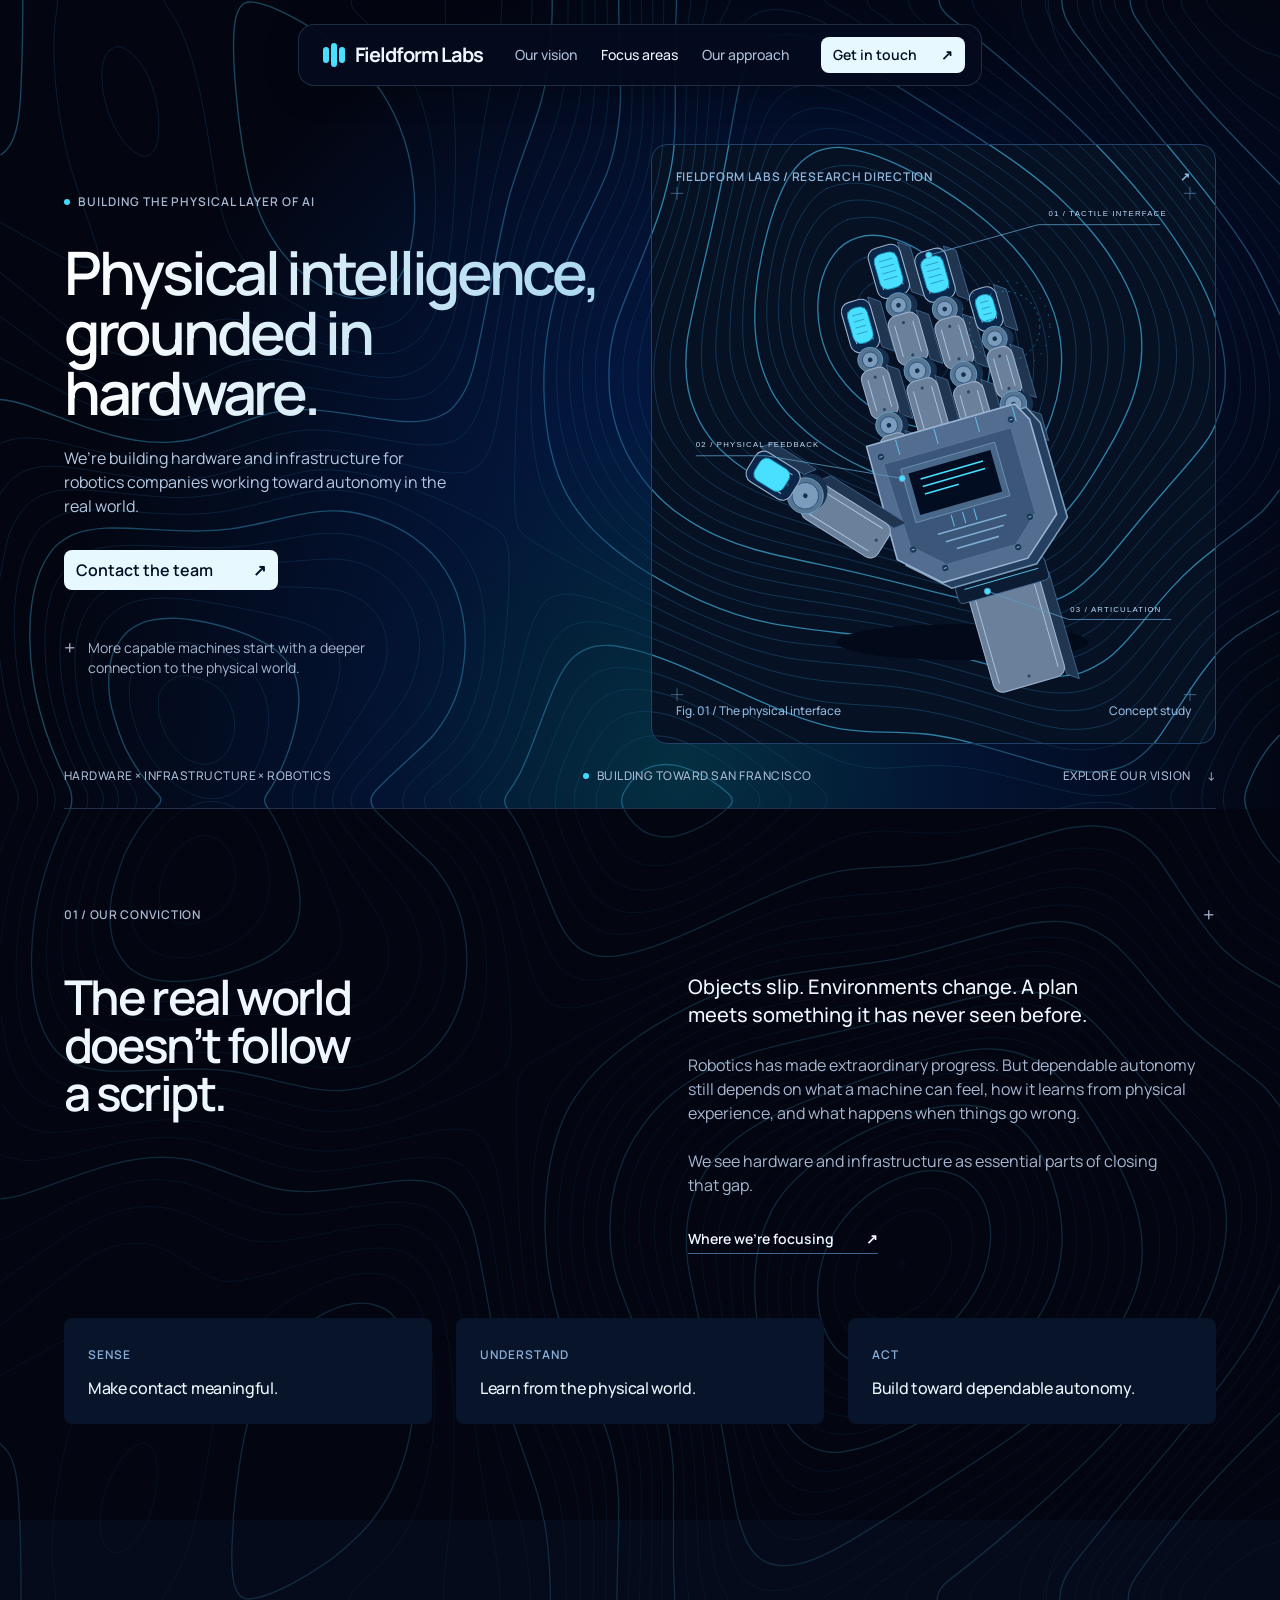
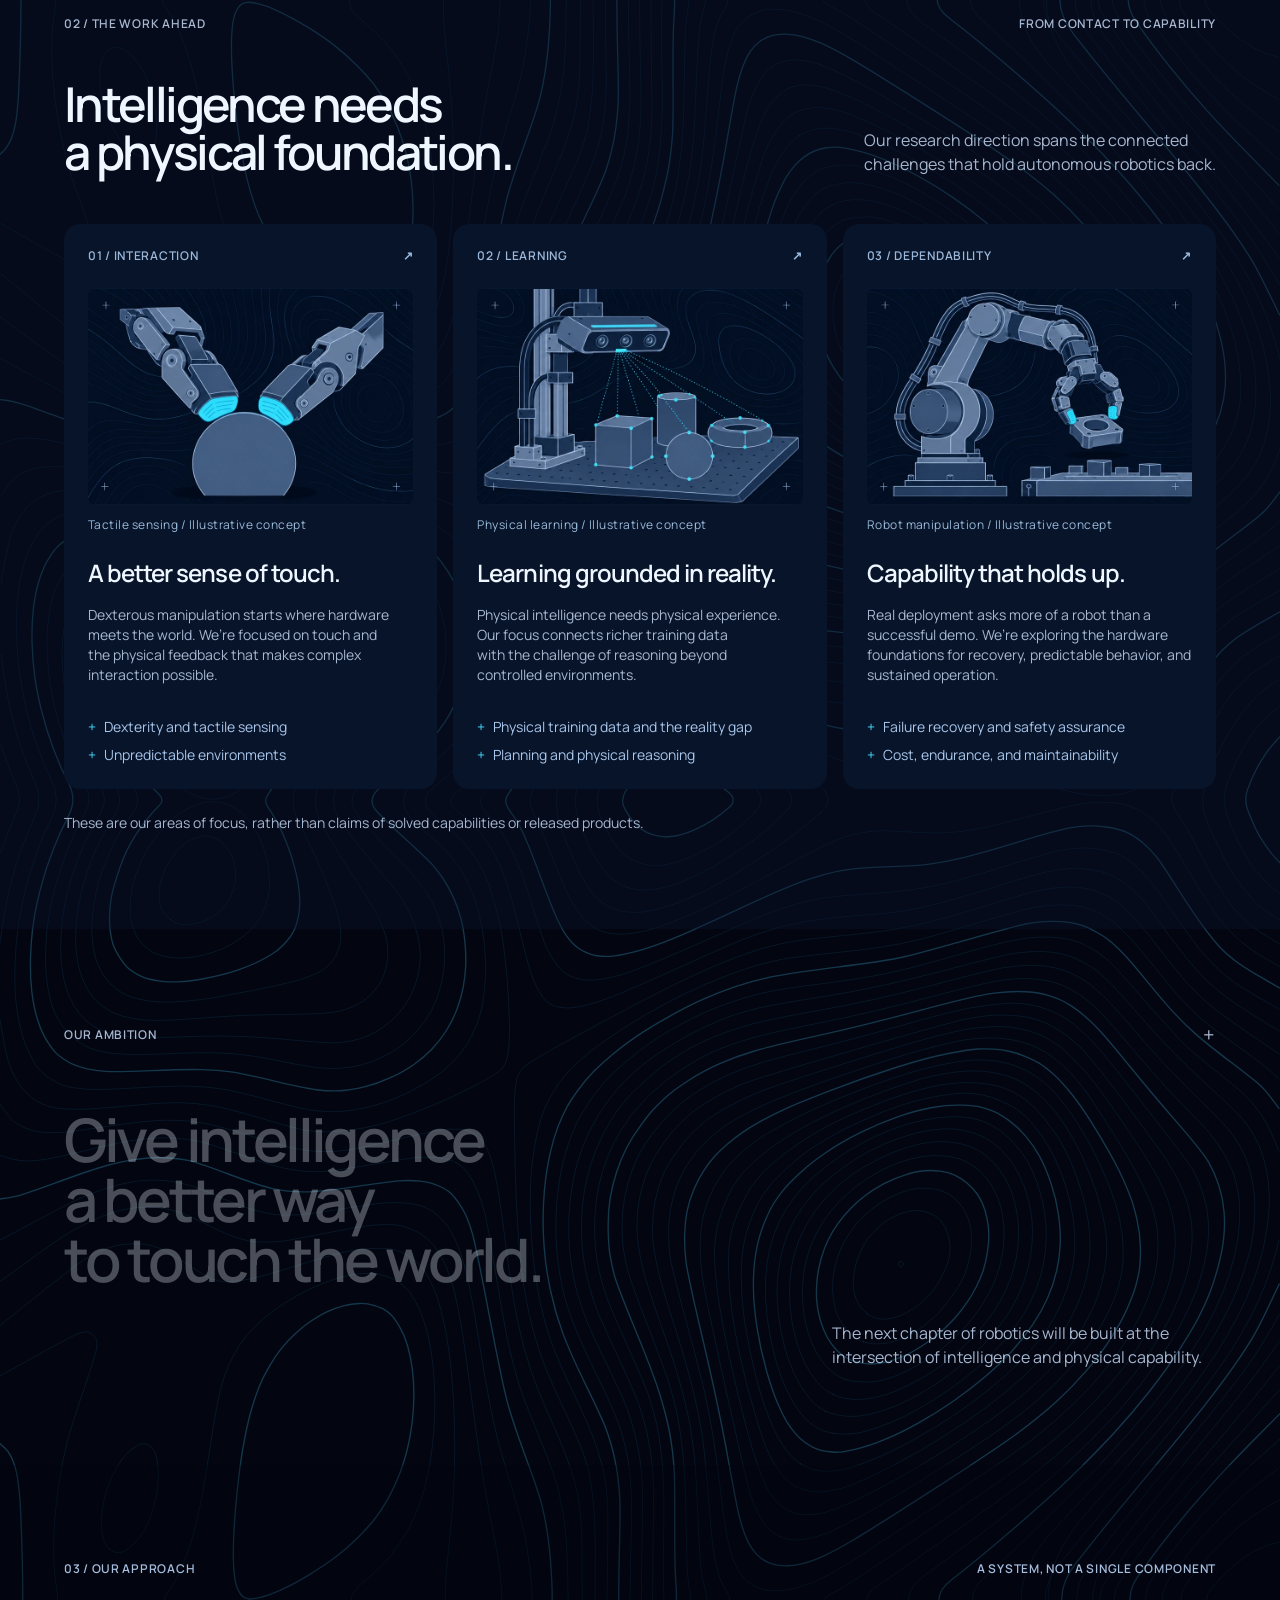
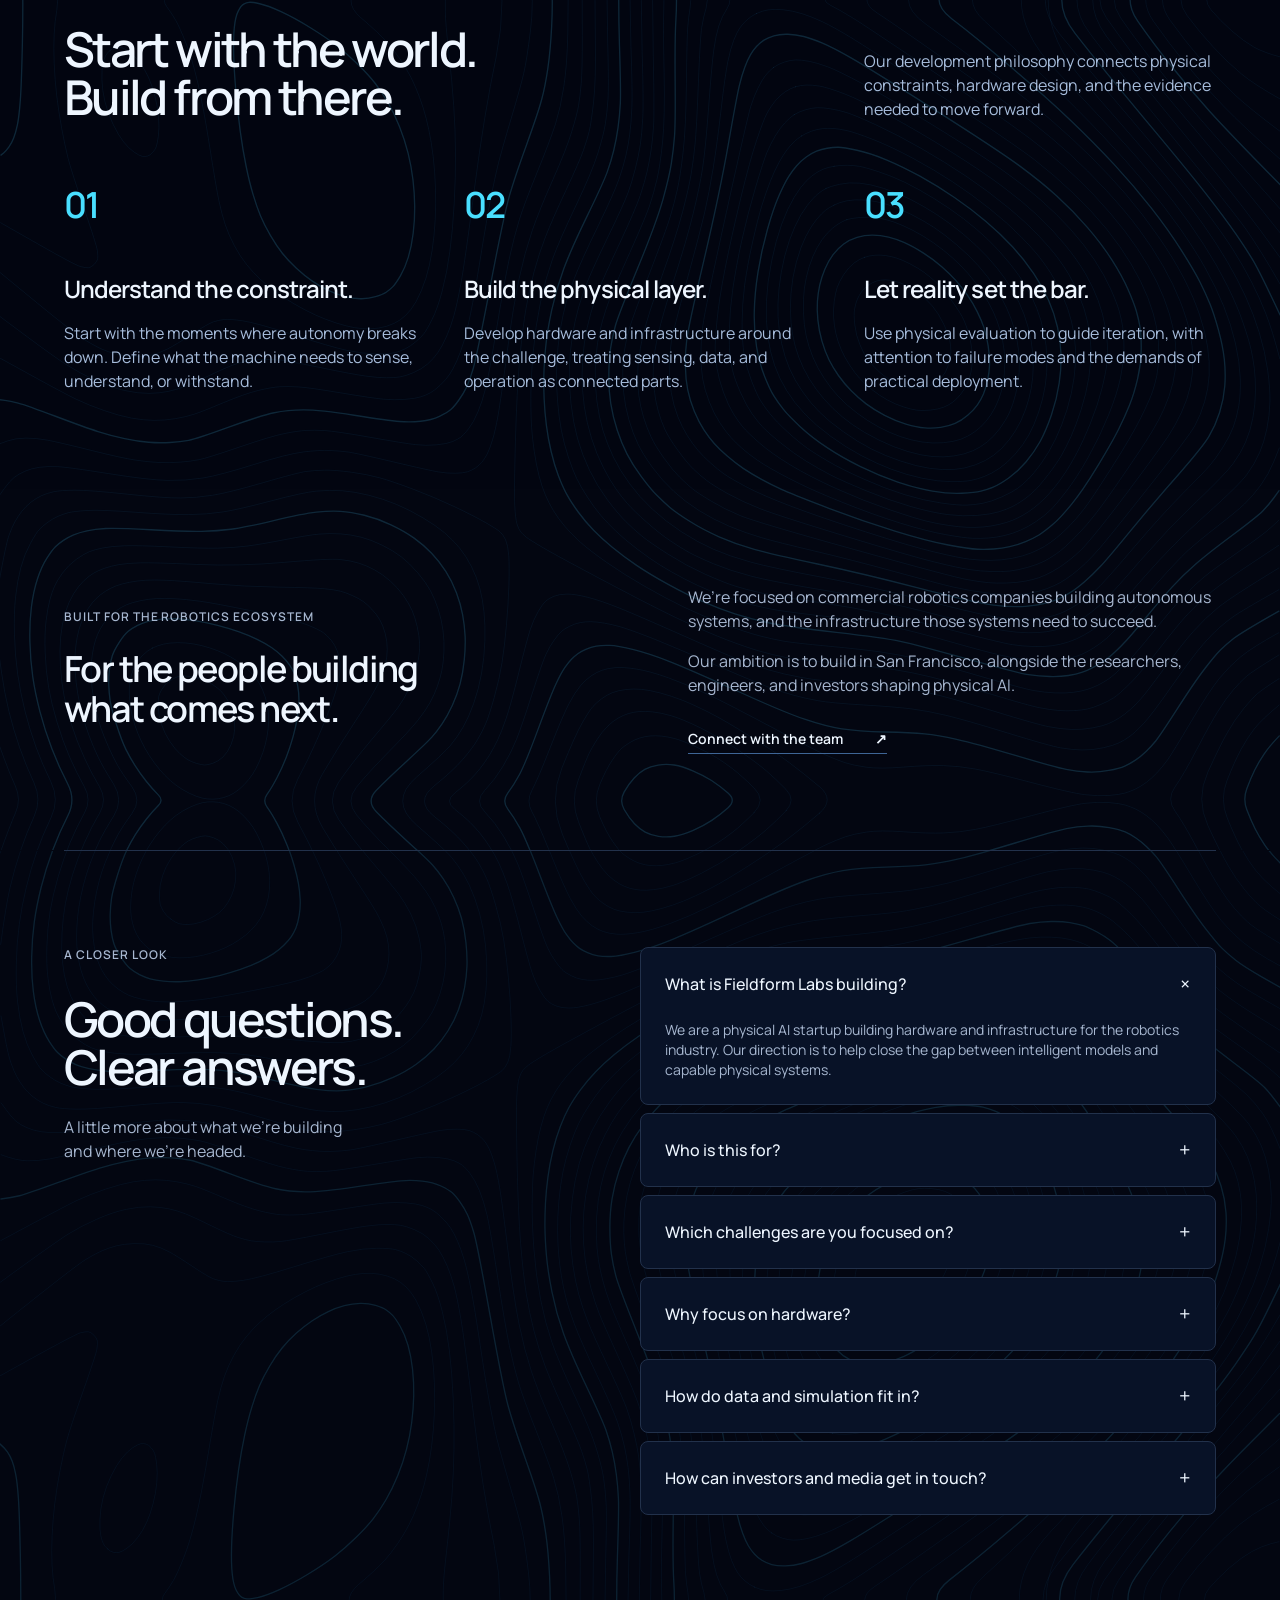
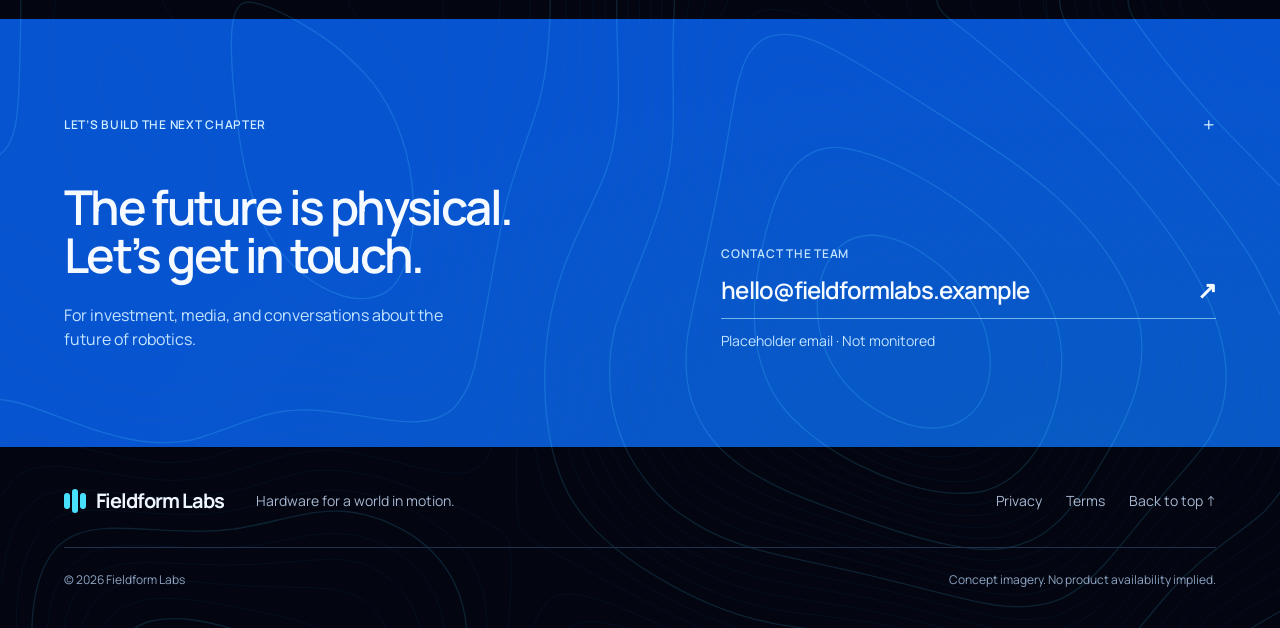
<file: index.html>
<!doctype html>
<html lang="en">
<head>
<meta charset="utf-8"><meta name="viewport" content="width=device-width,initial-scale=1">
<title>Fieldform Labs — Physical intelligence, grounded in hardware</title>
<meta name="description" content="Fieldform Labs is building hardware and infrastructure for robotics companies working toward autonomy in the real world. Explore our focus and connect with the team.">
<meta name="robots" content="noindex,nofollow"><meta name="theme-color" content="#030611">
<meta property="og:type" content="website"><meta property="og:title" content="Fieldform Labs — Physical intelligence, grounded in hardware"><meta property="og:description" content="Hardware and infrastructure for the next chapter of robotics."><meta property="og:image" content="./assets/social.png"><meta name="twitter:card" content="summary_large_image">
<link rel="icon" href="assets/favicon.svg" type="image/svg+xml"><link rel="preload" href="assets/manrope.ttf" as="font" type="font/ttf" crossorigin><link rel="stylesheet" href="style.css"><script src="main.js" defer></script>
</head>
<body>
<a class="skip button-md" href="#main">Skip to content</a>
<header class="site-header"><nav aria-label="Main navigation" class="nav-shell"><a class="brand title-1" href="#top" aria-label="Fieldform Labs home"><span class="brand-symbol" aria-hidden="true"><i></i><i></i><i></i></span>Fieldform Labs</a><div class="nav-links"><a class="title-4 active" href="#vision" aria-current="location">Our vision</a><a class="title-4" href="#focus">Focus areas</a><a class="title-4" href="#approach">Our approach</a></div><a class="nav-contact button-sm" href="#contact" aria-label="Contact Fieldform Labs"><span class="nav-contact-label">Get in touch</span><span aria-hidden="true">↗</span></a><button class="menu-toggle" aria-label="Open navigation" aria-expanded="false" aria-controls="mobile-menu"><span></span><span></span></button></nav></header>
<div class="mobile-menu" id="mobile-menu" inert><nav aria-label="Mobile navigation"><a class="heading-3" href="#vision">Our vision</a><a class="heading-3" href="#focus">Focus areas</a><a class="heading-3" href="#approach">Our approach</a><a class="heading-3" href="#contact">Get in touch ↗</a></nav><p class="caption-2">Hardware for a world in motion.</p></div>
<main id="main">
<section class="hero container" id="top" aria-labelledby="hero-title">
<div class="hero-copy"><p class="eyebrow caption-3"><span class="status-dot"></span>Building the physical layer of AI</p><h1 class="heading-1" id="hero-title">Physical intelligence,<br>grounded in<br>hardware.</h1><p class="hero-description body-3">We’re building hardware and infrastructure for robotics companies working toward autonomy in the real world.</p><a href="#contact" class="button button-md">Contact the team <span aria-hidden="true">↗</span></a><div class="hero-note caption-2"><span class="tiny-cross" aria-hidden="true">+</span> More capable machines start with a deeper connection to the physical world.</div></div>
<figure class="hero-art"><img src="assets/hand-study.svg" alt="Concept illustration of an articulated robotic hand with tactile sensing surfaces" width="720" height="720" fetchpriority="high"><figcaption class="art-caption caption-4"><span>Fig. 01 / The physical interface</span><span>Concept study</span></figcaption><div class="art-top caption-3"><span>FIELDFORM LABS / RESEARCH DIRECTION</span><span aria-hidden="true">↗</span></div></figure>
<div class="hero-bottom caption-4"><span>Hardware × Infrastructure × Robotics</span><span class="location"><span class="status-dot"></span> Building toward San Francisco</span><a href="#vision">Explore our vision <span aria-hidden="true">↓</span></a></div>
</section>
<section class="vision section container reveal" id="vision" aria-labelledby="vision-title"><div class="section-label caption-3"><span>01 / Our conviction</span><span class="tiny-cross" aria-hidden="true">+</span></div><div class="vision-layout"><h2 class="heading-2" id="vision-title">The real world<br>doesn’t follow<br>a script.</h2><div class="vision-copy"><p class="title-1">Objects slip. Environments change. A plan meets something it has never seen before.</p><p class="body-3">Robotics has made extraordinary progress. But dependable autonomy still depends on what a machine can feel, how it learns from physical experience, and what happens when things go wrong.</p><p class="body-3">We see hardware and infrastructure as essential parts of closing that gap.</p><a class="text-link button-sm" href="#focus">Where we’re focusing <span aria-hidden="true">↗</span></a></div></div><div class="principle-strip"><div><span class="caption-3">Sense</span><p class="title-3">Make contact meaningful.</p></div><div><span class="caption-3">Understand</span><p class="title-3">Learn from the physical world.</p></div><div><span class="caption-3">Act</span><p class="title-3">Build toward dependable autonomy.</p></div></div></section>
<section class="focus-section section" id="focus" aria-labelledby="focus-title"><div class="container"><div class="section-label caption-3"><span>02 / The work ahead</span><span>From contact to capability</span></div><div class="section-heading"><h2 class="heading-2" id="focus-title">Intelligence needs<br>a physical foundation.</h2><p class="body-3">Our research direction spans the connected challenges that hold autonomous robotics back.</p></div><div class="focus-grid">
<article class="focus-card"><div class="card-top caption-3"><span>01 / Interaction</span><span aria-hidden="true">↗</span></div><figure class="focus-image"><img src="assets/tactile-contact.webp" alt="Flat technical illustration of articulated robotic fingertips touching a sphere, with cyan tactile pads and topographic contour lines" width="768" height="512" loading="lazy" decoding="async"><figcaption class="caption-5">Tactile sensing / Illustrative concept</figcaption></figure><h3 class="heading-5">A better sense of touch.</h3><p class="body-6">Dexterous manipulation starts where hardware meets the world. We’re focused on touch and the physical feedback that makes complex interaction possible.</p><ul class="topic-list caption-2"><li>Dexterity and tactile sensing</li><li>Unpredictable environments</li></ul></article>
<article class="focus-card"><div class="card-top caption-3"><span>02 / Learning</span><span aria-hidden="true">↗</span></div><figure class="focus-image"><img src="assets/physical-learning.webp" alt="Flat technical illustration of a binocular sensor mapping geometric objects with cyan scanning points" width="768" height="512" loading="lazy" decoding="async"><figcaption class="caption-5">Physical learning / Illustrative concept</figcaption></figure><h3 class="heading-5">Learning grounded in reality.</h3><p class="body-6">Physical intelligence needs physical experience. Our focus connects richer training data with the challenge of reasoning beyond controlled environments.</p><ul class="topic-list caption-2"><li>Physical training data and the reality gap</li><li>Planning and physical reasoning</li></ul></article>
<article class="focus-card"><div class="card-top caption-3"><span>03 / Dependability</span><span aria-hidden="true">↗</span></div><figure class="focus-image"><img src="assets/robot-manipulation.webp" alt="Flat technical illustration of a jointed robot arm holding a component over a platform" width="768" height="512" loading="lazy" decoding="async"><figcaption class="caption-5">Robot manipulation / Illustrative concept</figcaption></figure><h3 class="heading-5">Capability that holds up.</h3><p class="body-6">Real deployment asks more of a robot than a successful demo. We’re exploring the hardware foundations for recovery, predictable behavior, and sustained operation.</p><ul class="topic-list caption-2"><li>Failure recovery and safety assurance</li><li>Cost, endurance, and maintainability</li></ul></article>
</div><p class="focus-note caption-2">These are our areas of focus, rather than claims of solved capabilities or released products.</p></div></section>
<section class="tagline-section section container" aria-label="Our ambition"><div class="section-label caption-3"><span>Our ambition</span><span class="tiny-cross" aria-hidden="true">+</span></div><h2 class="heading-1 word-reveal" aria-label="Give intelligence a better way to touch the world."><span>Give</span> <span>intelligence</span><br><span>a</span> <span>better</span> <span>way</span><br><span>to</span> <span>touch</span> <span>the</span> <span>world.</span></h2><p class="body-3">The next chapter of robotics will be built at the intersection of intelligence and physical capability.</p></section>
<section class="approach-section section" id="approach" aria-labelledby="approach-title"><div class="container"><div class="section-label caption-3"><span>03 / Our approach</span><span>A system, not a single component</span></div><div class="section-heading"><h2 class="heading-2" id="approach-title">Start with the world.<br>Build from there.</h2><p class="body-3">Our development philosophy connects physical constraints, hardware design, and the evidence needed to move forward.</p></div><div class="approach-grid"><article class="reveal"><span class="step-number heading-3">01</span><h3 class="heading-5">Understand the constraint.</h3><p class="body-3">Start with the moments where autonomy breaks down. Define what the machine needs to sense, understand, or withstand.</p></article><article class="reveal"><span class="step-number heading-3">02</span><h3 class="heading-5">Build the physical layer.</h3><p class="body-3">Develop hardware and infrastructure around the challenge, treating sensing, data, and operation as connected parts.</p></article><article class="reveal"><span class="step-number heading-3">03</span><h3 class="heading-5">Let reality set the bar.</h3><p class="body-3">Use physical evaluation to guide iteration, with attention to failure modes and the demands of practical deployment.</p></article></div></div></section>
<section class="company-section section container reveal" aria-labelledby="company-title"><div class="company-intro"><p class="eyebrow caption-3">Built for the robotics ecosystem</p><h2 class="heading-3" id="company-title">For the people building<br>what comes next.</h2></div><div class="company-copy"><p class="body-3">We’re focused on commercial robotics companies building autonomous systems, and the infrastructure those systems need to succeed.</p><p class="body-3">Our ambition is to build in San Francisco, alongside the researchers, engineers, and investors shaping physical AI.</p><a href="#contact" class="text-link button-sm">Connect with the team <span aria-hidden="true">↗</span></a></div></section>
<section class="faq-section section container reveal" aria-labelledby="faq-title"><div class="faq-intro"><p class="eyebrow caption-3">A closer look</p><h2 class="heading-2" id="faq-title">Good questions.<br>Clear answers.</h2><p class="body-3">A little more about what we’re building and where we’re headed.</p></div><div class="faq-list">
<details open><summary class="title-3">What is Fieldform Labs building?<span aria-hidden="true">+</span></summary><p class="body-6">We are a physical AI startup building hardware and infrastructure for the robotics industry. Our direction is to help close the gap between intelligent models and capable physical systems.</p></details>
<details><summary class="title-3">Who is this for?<span aria-hidden="true">+</span></summary><p class="body-6">Our intended audience is commercial robotics companies developing autonomous systems. This website also introduces our direction to investors, media, and the wider robotics community.</p></details>
<details><summary class="title-3">Which challenges are you focused on?<span aria-hidden="true">+</span></summary><p class="body-6">Our focus includes dexterity and touch, unpredictable environments, physical reasoning, autonomous recovery, physical training data, the simulation to reality gap, safety, and the practical demands of hardware operation.</p></details>
<details><summary class="title-3">Why focus on hardware?<span aria-hidden="true">+</span></summary><p class="body-6">Physical systems need a way to sense and act in the world. We believe that better hardware, developed alongside the right infrastructure, is essential to making progress on reliable autonomy.</p></details>
<details><summary class="title-3">How do data and simulation fit in?<span aria-hidden="true">+</span></summary><p class="body-6">High quality physical training data and the gap between simulation and reality are part of our research direction. We are interested in how hardware and infrastructure can connect learning more closely to physical experience.</p></details>
<details><summary class="title-3">How can investors and media get in touch?<span aria-hidden="true">+</span></summary><p class="body-6">Our contact section is intended for investment, press, and industry enquiries. This draft currently displays a placeholder email, which will be replaced with the company’s contact address.</p></details>
</div></section>
<section class="contact-section section" id="contact" aria-labelledby="contact-title"><div class="container"><div class="section-label caption-3"><span>Let’s build the next chapter</span><span class="tiny-cross" aria-hidden="true">+</span></div><div class="contact-layout"><div><h2 class="heading-2" id="contact-title">The future is physical.<br>Let’s get in touch.</h2><p class="body-3">For investment, media, and conversations about the future of robotics.</p></div><div class="contact-address"><p class="caption-3">Contact the team</p><a href="mailto:hello@fieldformlabs.example" class="email-link heading-5">hello@fieldformlabs.example <span aria-hidden="true">↗</span></a><p class="caption-2">Placeholder email · Not monitored</p></div></div></div></section>
</main>
<footer class="container site-footer"><div class="footer-top"><a href="#top" class="brand title-1"><span class="brand-symbol" aria-hidden="true"><i></i><i></i><i></i></span>Fieldform Labs</a><p class="caption-2">Hardware for a world in motion.</p><div class="footer-links caption-2"><a href="privacy.html">Privacy</a><a href="terms.html">Terms</a><a href="#top">Back to top ↑</a></div></div><div class="footer-bottom caption-5"><span>© 2026 Fieldform Labs</span><span>Concept imagery. No product availability implied.</span></div></footer>
</body></html>
</file>
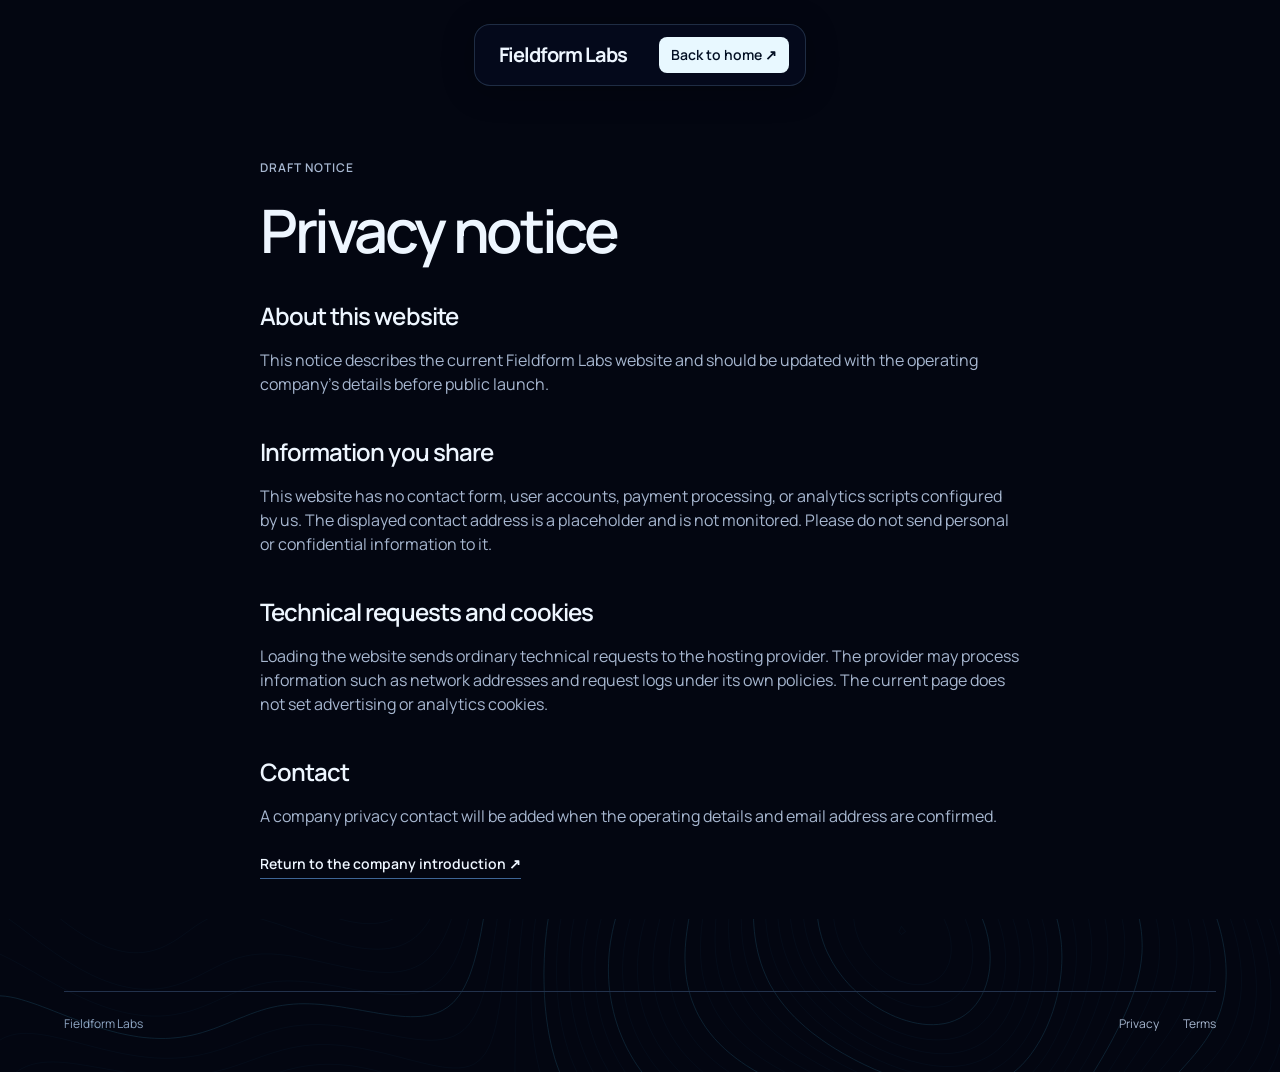
<file: privacy.html>
<!doctype html><html lang="en"><head><meta charset="utf-8"><meta name="viewport" content="width=device-width,initial-scale=1"><meta name="robots" content="noindex,nofollow"><title>Privacy notice — Fieldform Labs</title><meta name="description" content="Privacy notice for the Fieldform Labs company website draft."><link rel="icon" href="assets/favicon.svg"><link rel="stylesheet" href="style.css"></head><body><a class="skip button-md" href="#main">Skip to content</a><header class="site-header"><nav class="nav-shell" aria-label="Main navigation"><a class="brand title-1" href="./">Fieldform Labs</a><a class="nav-contact button-sm" href="./">Back to home ↗</a></nav></header><main id="main" class="container legal-page"><p class="eyebrow caption-3">Draft notice</p><h1 class="heading-1">Privacy notice</h1><section><h2 class="heading-5">About this website</h2><p class="body-3">This notice describes the current Fieldform Labs website and should be updated with the operating company’s details before public launch.</p></section><section><h2 class="heading-5">Information you share</h2><p class="body-3">This website has no contact form, user accounts, payment processing, or analytics scripts configured by us. The displayed contact address is a placeholder and is not monitored. Please do not send personal or confidential information to it.</p></section><section><h2 class="heading-5">Technical requests and cookies</h2><p class="body-3">Loading the website sends ordinary technical requests to the hosting provider. The provider may process information such as network addresses and request logs under its own policies. The current page does not set advertising or analytics cookies.</p></section><section><h2 class="heading-5">Contact</h2><p class="body-3">A company privacy contact will be added when the operating details and email address are confirmed.</p></section><a class="text-link button-sm" href="./">Return to the company introduction ↗</a></main><footer class="container site-footer"><div class="footer-bottom caption-5"><span>Fieldform Labs</span><div class="footer-links"><a href="privacy.html" aria-current="page">Privacy</a><a href="terms.html" >Terms</a></div></div></footer></body></html>
</file>
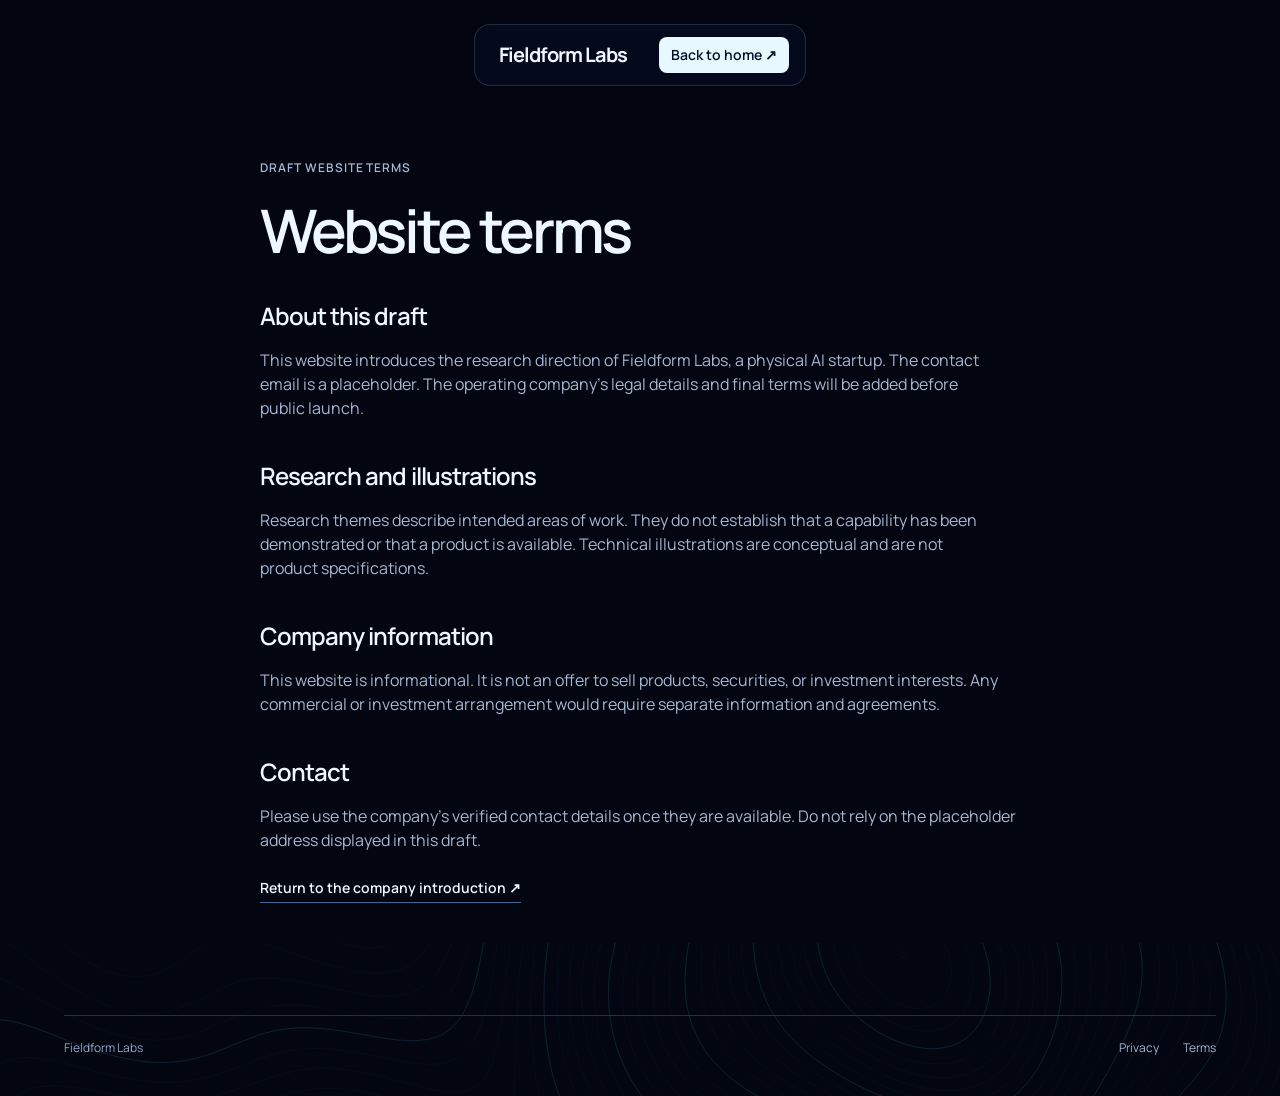
<file: terms.html>
<!doctype html><html lang="en"><head><meta charset="utf-8"><meta name="viewport" content="width=device-width,initial-scale=1"><meta name="robots" content="noindex,nofollow"><title>Website terms — Fieldform Labs</title><meta name="description" content="Website terms for the Fieldform Labs company website draft."><link rel="icon" href="assets/favicon.svg"><link rel="stylesheet" href="style.css"></head><body><a class="skip button-md" href="#main">Skip to content</a><header class="site-header"><nav class="nav-shell" aria-label="Main navigation"><a class="brand title-1" href="./">Fieldform Labs</a><a class="nav-contact button-sm" href="./">Back to home ↗</a></nav></header><main id="main" class="container legal-page"><p class="eyebrow caption-3">Draft website terms</p><h1 class="heading-1">Website terms</h1><section><h2 class="heading-5">About this draft</h2><p class="body-3">This website introduces the research direction of Fieldform Labs, a physical AI startup. The contact email is a placeholder. The operating company’s legal details and final terms will be added before public launch.</p></section><section><h2 class="heading-5">Research and illustrations</h2><p class="body-3">Research themes describe intended areas of work. They do not establish that a capability has been demonstrated or that a product is available. Technical illustrations are conceptual and are not product specifications.</p></section><section><h2 class="heading-5">Company information</h2><p class="body-3">This website is informational. It is not an offer to sell products, securities, or investment interests. Any commercial or investment arrangement would require separate information and agreements.</p></section><section><h2 class="heading-5">Contact</h2><p class="body-3">Please use the company’s verified contact details once they are available. Do not rely on the placeholder address displayed in this draft.</p></section><a class="text-link button-sm" href="./">Return to the company introduction ↗</a></main><footer class="container site-footer"><div class="footer-bottom caption-5"><span>Fieldform Labs</span><div class="footer-links"><a href="privacy.html" >Privacy</a><a href="terms.html" aria-current="page">Terms</a></div></div></footer></body></html>
</file>
<file: style.css>
@font-face{font-family:Manrope;src:url('assets/manrope.ttf') format('truetype');font-style:normal;font-weight:400;font-display:swap}
@font-face{font-family:Manrope;src:url('assets/manrope-500.ttf') format('truetype');font-style:normal;font-weight:500;font-display:swap}
@font-face{font-family:Manrope;src:url('assets/manrope-600.ttf') format('truetype');font-style:normal;font-weight:600;font-display:swap}
@font-face{font-family:Manrope;src:url('assets/manrope-700.ttf') format('truetype');font-style:normal;font-weight:700;font-display:swap}
:root{--paper:#030611;--ink:#eef6ff;--muted:#a7b7d0;--line:#22314b;--accent:#49dfff;--surface:#081429;--curve:cubic-bezier(.22,1,.36,1);--spacing-0:0;--spacing-25:2px;--spacing-50:4px;--spacing-75:8px;--spacing-100:12px;--spacing-200:16px;--spacing-300:24px;--spacing-400:32px;--spacing-500:40px;--spacing-600:48px;--spacing-700:64px;--spacing-800:80px;--spacing-900:96px}
*{box-sizing:border-box}html{scroll-behavior:smooth;scroll-padding-top:96px}body{margin:0;background:var(--paper);color:var(--ink);font-family:Manrope,sans-serif;-webkit-font-smoothing:antialiased}a{color:inherit;text-decoration:none}button{font-family:inherit}p,h1,h2,h3,h4,figure{margin:0}p{ text-wrap:pretty }h1,h2,h3{text-wrap:balance}img{display:block;max-width:100%}button,a,summary{-webkit-tap-highlight-color:transparent}a,button,summary{outline-offset:4px}a:focus-visible,button:focus-visible,summary:focus-visible{outline:2px solid #71e8ff}a,button{transition:transform 300ms var(--curve),opacity 300ms var(--curve)}a:active,button:active{transform:scale(.98)}::selection{background:var(--accent);color:var(--ink)}.heading-1{font-size:60px;line-height:60px;font-weight:600;letter-spacing:-.055em}.heading-2{font-size:48px;line-height:48px;font-weight:600;letter-spacing:-.055em}.heading-3{font-size:36px;line-height:40px;font-weight:600;letter-spacing:-.045em}.heading-4{font-size:30px;line-height:36px;font-weight:600}.heading-5{font-size:24px;line-height:32px;font-weight:600;letter-spacing:-.04em}.heading-6{font-size:20px;line-height:28px;font-weight:600}.title-1{font-size:20px;line-height:28px;font-weight:500}.title-2{font-size:18px;line-height:28px;font-weight:500}.title-3{font-size:16px;line-height:24px;font-weight:500}.title-4{font-size:14px;line-height:20px;font-weight:500}.title-5{font-size:12px;line-height:16px;font-weight:500}.body-1{font-size:16px;line-height:24px;font-weight:600}.body-2{font-size:16px;line-height:24px;font-weight:500}.body-3{font-size:16px;line-height:24px;font-weight:400}.body-4{font-size:14px;line-height:20px;font-weight:600}.body-5{font-size:14px;line-height:20px;font-weight:500}.body-6{font-size:14px;line-height:20px;font-weight:400}.button-lg{font-size:18px;line-height:28px;font-weight:600}.button-md{font-size:16px;line-height:24px;font-weight:600}.button-sm{font-size:14px;line-height:20px;font-weight:600}.button-xsm{font-size:12px;line-height:16px;font-weight:600}.caption-1,.caption-2{font-size:14px;line-height:20px;font-weight:500}.caption-2{font-weight:400}.caption-3,.caption-4,.caption-5{font-size:12px;line-height:16px;font-weight:600}.caption-4{font-weight:500}.caption-5{font-weight:400}.container{width:min(1280px,calc(100% - 128px));margin-inline:auto}.section{padding-block:96px}.skip{position:fixed;top:8px;left:16px;z-index:200;padding:8px 12px;background:var(--accent);transform:translateY(-200%)}.skip:focus{transform:translateY(0)}.site-header{position:absolute;top:24px;left:0;right:0;z-index:50;display:flex;justify-content:center}.nav-shell{display:flex;align-items:center;gap:48px;padding:12px 16px 12px 24px;border:1px solid #57799d52;border-radius:16px;background:#050b1edb;backdrop-filter:blur(24px);box-shadow:0 4px 32px #00000040}.brand{display:inline-flex;align-items:center;gap:8px;font-weight:700;letter-spacing:-.05em}.brand-symbol{display:inline-flex;align-items:center;gap:2px;width:24px;height:24px}.brand-symbol i{display:block;background:currentColor;width:6px;height:16px;border-radius:4px}.brand-symbol i:nth-child(2){height:24px}.brand-dot{font-size:12px;line-height:16px;font-weight:500;align-self:flex-start;margin-left:0}.nav-links{display:flex;align-items:center;gap:24px}.nav-links a{color:#adbed7;padding-block:4px}.nav-links a:hover,.nav-links a.active{color:var(--ink)}.nav-contact{display:flex;align-items:center;gap:24px;padding:8px 12px;background:var(--ink);color:white;border-radius:8px}.nav-contact:hover,.button:hover{transform:translateY(-2px);opacity:.86}.menu-toggle{display:none}.mobile-menu{display:none}.hero{padding-top:144px;display:grid;grid-template-columns:1fr 1.05fr;column-gap:48px}.hero-copy{padding-top:48px;padding-bottom:64px;align-self:center}.eyebrow{display:flex;align-items:center;gap:8px;text-transform:uppercase;letter-spacing:.08em;color:var(--muted);margin-bottom:32px}.status-dot{display:inline-block;width:6px;height:6px;border-radius:9999px;background:#40d9ff;flex-shrink:0}.hero h1{max-width:680px;background:linear-gradient(90deg,#ffffff,#a9d7ef);color:transparent;background-clip:text;-webkit-background-clip:text}.hero-description{margin-top:24px;max-width:400px;color:#b5c9e3}.button{display:inline-flex;align-items:center;justify-content:space-between;gap:40px;padding:8px 12px;background:var(--ink);color:#fff;border-radius:8px;margin-top:32px;min-height:40px}.hero-note{display:flex;gap:12px;max-width:352px;margin-top:48px;color:var(--muted)}.tiny-cross{font-weight:400;font-size:20px;line-height:20px}.hero-art{position:relative;align-self:stretch;display:flex;align-items:center;background:var(--surface);min-height:600px;overflow:hidden;border-radius:16px}.hero-art img{width:100%;height:100%;object-fit:contain}.art-top{position:absolute;top:24px;left:24px;right:24px;display:flex;justify-content:space-between;letter-spacing:.06em;color:#91b6db}.art-caption{position:absolute;bottom:24px;left:24px;right:24px;display:flex;justify-content:space-between;color:#91b6db}.hero-bottom{grid-column:1/-1;padding-block:24px;display:flex;justify-content:space-between;gap:24px;text-transform:uppercase;letter-spacing:.04em;color:var(--muted);border-bottom:1px solid var(--line)}.hero-bottom .location{display:flex;align-items:center;gap:8px}.hero-bottom a{display:flex;gap:16px}.hero-bottom a:hover{color:var(--ink)}.section-label{display:flex;justify-content:space-between;align-items:center;gap:24px;text-transform:uppercase;letter-spacing:.06em;color:var(--muted);margin-bottom:48px}.vision-layout{display:grid;grid-template-columns:1fr 1fr;gap:96px}.vision-copy>p+p{margin-top:24px}.vision-copy .title-1{max-width:440px}.vision-copy .body-3{color:var(--muted)}.text-link{display:inline-flex;gap:32px;align-items:center;margin-top:32px;padding-bottom:4px;border-bottom:1px solid #3e6596}.text-link:hover{transform:translateX(4px)}.principle-strip{display:grid;grid-template-columns:repeat(3,1fr);margin-top:64px;gap:24px}.principle-strip>div{padding:24px;background:var(--surface);border-radius:8px}.principle-strip .caption-3{text-transform:uppercase;letter-spacing:.08em;color:#8aafd8}.principle-strip p{margin-top:12px;letter-spacing:-.02em}.focus-section{background:#050b1b}.section-heading{display:flex;justify-content:space-between;align-items:flex-end;gap:64px;margin-bottom:48px}.section-heading h2{max-width:680px}.section-heading>p{max-width:352px;color:var(--muted)}.focus-grid{display:grid;grid-template-columns:repeat(3,1fr);gap:16px}.focus-card{padding:24px;background:var(--surface);border-radius:16px;display:flex;flex-direction:column}.card-top{display:flex;align-items:center;justify-content:space-between;gap:16px;color:#9bb7da;text-transform:uppercase;letter-spacing:.06em}.focus-card h3{margin-top:24px}.focus-card>p{color:var(--muted);margin-top:16px}.topic-list{list-style:none;margin:24px 0 0;padding:0;color:#a9c6eb}.topic-list li{display:flex;align-items:baseline;gap:8px;margin-top:8px}.topic-list li:before{content:'+';color:#49dfff}.focus-note{color:var(--muted);margin-top:24px}.diagram{height:192px;margin-top:24px;position:relative;display:flex;align-items:center;justify-content:center;overflow:hidden;border-radius:8px;background:#081429}.diagram-label{position:absolute;left:16px;bottom:12px;color:#96b8dc;letter-spacing:.06em}.touch-orbit{position:absolute;width:128px;height:128px;border-radius:9999px;border:1px solid #315781}.touch-orbit.second{width:160px;height:160px;opacity:.5}.touch-core{width:64px;height:80px;background:#0c2548;border-radius:16px;padding:12px;transform:rotate(-20deg);border:4px solid #224c7d;display:grid;grid-template-columns:1fr 1fr;gap:8px;z-index:1}.touch-core span{background:#49dfff;border-radius:9999px;width:8px;height:8px}.contact-line{position:absolute;width:192px;border-top:1px solid #36648e;transform:rotate(-20deg)}.data-cloud{width:128px;height:96px;background-image:radial-gradient(#3e9ad6 1px,transparent 1px);background-size:12px 12px;transform:rotate(-24deg) skew(12deg);border:1px solid #2a4b74}.data-plane{position:absolute;width:128px;height:96px;border:1px solid #396392;transform:translate(16px,16px) rotate(-24deg) skew(12deg);background:#20caff33}.data-point{position:absolute;width:8px;height:8px;background:#40d9ff;border:2px solid #081b35;border-radius:9999px}.p1{transform:translate(-32px,-24px)}.p2{transform:translate(16px,0)}.p3{transform:translate(48px,32px)}.cycle-outer{width:144px;height:144px;border:1px dashed #2866a1;border-radius:9999px}.cycle-inner{position:absolute;width:96px;height:96px;border:1px solid #2d6b9c;border-radius:9999px}.cycle-core{position:absolute;width:48px;height:48px;background:#49dfff;border:1px solid #53e5ff;border-radius:16px;display:grid;place-items:center;font-size:24px;line-height:32px;font-weight:500}.cycle-dot{position:absolute;width:12px;height:12px;background:#26bbff;border:2px solid #0b2040;border-radius:9999px;transform:translate(64px,-32px)}.tagline-section{padding-block:96px}.word-reveal{max-width:680px;margin-top:64px;letter-spacing:-.055em}.word-reveal span{opacity:.3;transition:opacity 500ms var(--curve)}.word-reveal span.lit{opacity:1}.tagline-section>p{max-width:384px;color:var(--muted);margin:32px 0 0 auto}.approach-section{background:#020510;color:var(--ink)}.approach-section .section-label{color:#a7bddc}.approach-section .section-heading>p{color:#a7bddc}.approach-grid{display:grid;grid-template-columns:repeat(3,1fr);gap:48px;margin-top:64px}.step-number{display:block;color:var(--accent);margin-bottom:48px}.approach-grid h3{margin-bottom:16px}.approach-grid p{color:#a7bddc}.company-section{display:grid;grid-template-columns:1fr 1fr;gap:96px;align-items:center}.company-mark{height:352px;border-radius:16px;display:flex;justify-content:center;align-items:center;background:#07162f;position:relative;overflow:hidden}.company-mark>.brand-symbol{transform:scale(5);color:#49dfff}.mark-orbit{position:absolute;width:256px;height:256px;border:1px solid #205383;border-radius:9999px}.mark-orbit:after{content:'';position:absolute;width:192px;height:192px;border:1px dashed #2477a4;border-radius:9999px;top:32px;left:32px}.company-copy .eyebrow{margin-bottom:24px}.company-copy h2{margin-bottom:24px}.company-copy p+p{margin-top:16px}.company-copy .body-3{color:var(--muted)}.faq-section{display:grid;grid-template-columns:1fr 1.2fr;gap:96px;border-top:1px solid var(--line)}.faq-intro>p:last-child{margin-top:24px;color:var(--muted);max-width:288px}.faq-list details{border:1px solid var(--line);border-radius:8px;margin-bottom:8px;background:#081227}.faq-list summary{list-style:none;display:flex;justify-content:space-between;gap:16px;padding:24px;cursor:pointer}.faq-list summary::-webkit-details-marker{display:none}.faq-list summary>span{font-size:20px;line-height:24px;font-weight:400;transition:transform 300ms var(--curve);flex-shrink:0}.faq-list details[open] summary>span{transform:rotate(45deg)}.faq-list details>p{padding:0 24px 24px;color:var(--muted);max-width:680px}.faq-list summary:hover{color:#b7eaff}.contact-section{background:var(--accent)}.contact-section .section-label{color:#d1eeff}.contact-layout{display:grid;grid-template-columns:1.2fr 1fr;gap:64px;align-items:end}.contact-layout h2{max-width:680px}.contact-layout>div>p{margin-top:24px;max-width:384px;color:#c3e4ff}.contact-address>p:first-child{text-transform:uppercase;letter-spacing:.06em}.email-link{display:flex;gap:32px;justify-content:space-between;margin-block:12px;padding-bottom:12px;border-bottom:1px solid #72b5e8;overflow-wrap:anywhere}.email-link:hover{opacity:.65}.contact-address>p:last-child{color:#b7eaff;margin-top:12px}.site-footer{padding-block:40px}.footer-top{display:flex;align-items:center;gap:32px}.footer-top>p{color:var(--muted)}.footer-links{display:flex;gap:24px;margin-left:auto;color:var(--muted)}.footer-links a:hover{color:var(--ink)}.footer-bottom{margin-top:32px;padding-top:24px;border-top:1px solid var(--line);display:flex;justify-content:space-between;gap:24px;color:#8fa7c5}.reveal.ready{opacity:0;transform:translateY(32px);transition:opacity 700ms var(--curve),transform 700ms var(--curve)}.reveal.visible{opacity:1;transform:translateY(0)}.legal-page{min-height:80vh;padding-top:160px;max-width:760px}.legal-page h1{margin-bottom:32px}.legal-page h2{margin-top:40px;margin-bottom:16px}.legal-page p{color:var(--muted);margin-bottom:24px}.legal-page .text-link{margin-top:0;margin-bottom:40px}
@media(min-width:1600px){.hero-art{min-height:640px}.hero-copy{padding-right:32px}}
@media(max-width:1100px){.container{width:calc(100% - 80px)}.hero{column-gap:24px}.hero .heading-1{font-size:48px;line-height:48px}.hero-art{min-height:560px}.vision-layout,.company-section,.faq-section{gap:48px}.section-heading{gap:40px}.focus-card{padding:16px}.focus-card h3{font-size:20px;line-height:28px}.approach-grid{gap:24px}.contact-layout{gap:32px}.contact-layout .heading-2{font-size:36px;line-height:40px}.email-link{font-size:20px;line-height:28px}.footer-top{flex-wrap:wrap}.footer-links{margin-left:auto}.hero-bottom{flex-wrap:wrap}}
@media(max-width:760px){html{scroll-padding-top:96px}.container{width:calc(100% - 32px)}.section{padding-block:64px}.site-header{position:absolute;top:16px;padding-inline:16px}.nav-shell{width:100%;justify-content:space-between;gap:16px;padding:12px 16px;border-radius:12px}.nav-links{display:none}.nav-contact{margin-left:auto;gap:16px}.menu-toggle{display:flex;position:relative;width:24px;height:24px;padding:0;align-items:center;justify-content:center;border:0;background:transparent;cursor:pointer;color:var(--ink)}.menu-toggle span{width:20px;height:1px;background:currentColor;position:absolute;transition:transform 500ms var(--curve)}.menu-toggle span:first-child{transform:translateY(-4px)}.menu-toggle span:last-child{transform:translateY(4px)}.menu-toggle[aria-expanded=true] span:first-child{transform:rotate(45deg)}.menu-toggle[aria-expanded=true] span:last-child{transform:rotate(-45deg)}.menu-open{overflow:hidden}.menu-open .site-header{position:fixed}.mobile-menu{display:flex;flex-direction:column;justify-content:space-between;position:fixed;inset:0;z-index:40;background:#030817f5;backdrop-filter:blur(32px);padding:144px 24px 40px;opacity:0;visibility:hidden;transition:opacity 500ms var(--curve),visibility 500ms var(--curve)}.mobile-menu.open{opacity:1;visibility:visible}.mobile-menu nav{display:flex;flex-direction:column;gap:32px}.mobile-menu nav a{transform:translateY(24px);opacity:0;transition:transform 500ms var(--curve),opacity 500ms var(--curve);transition-delay:calc(var(--i)*60ms)}.mobile-menu.open nav a{transform:translateY(0);opacity:1}.mobile-menu>p{color:var(--muted)}.hero{padding-top:112px;grid-template-columns:1fr;gap:0}.hero-copy{padding:24px 8px 40px}.eyebrow{margin-bottom:24px}.hero .eyebrow{font-size:12px;line-height:16px}.hero .heading-1{font-size:48px;line-height:48px;letter-spacing:-.06em}.hero-description{margin-top:24px;max-width:352px}.button{margin-top:24px}.hero-note{margin-top:32px}.hero-art{min-height:0;height:auto;aspect-ratio:1/1;grid-column:1}.hero-art img{height:auto}.art-top{top:16px;left:16px;right:16px;font-size:12px;line-height:16px}.art-caption{left:16px;right:16px;bottom:16px;gap:16px;font-size:12px;line-height:16px}.hero-bottom{padding-block:24px;gap:16px;display:grid;grid-template-columns:1fr}.hero-bottom>a{display:none}.section-label{margin-bottom:32px}.section-label>span:nth-child(2):not(.tiny-cross){display:none}.vision-layout{grid-template-columns:1fr;gap:32px}.heading-2{font-size:36px;line-height:40px}.heading-3{font-size:30px;line-height:36px}.vision-copy .title-1{font-size:20px;line-height:28px}.principle-strip{grid-template-columns:1fr;gap:8px;margin-top:40px}.principle-strip>div{padding:16px 24px;display:flex;align-items:center;gap:24px}.principle-strip .caption-3{min-width:80px}.principle-strip p{margin:0;font-size:14px;line-height:20px}.section-heading{display:block;margin-bottom:32px}.section-heading>p{margin-top:24px;max-width:384px}.focus-grid{grid-template-columns:1fr;gap:16px}.focus-card{padding:24px}.focus-card h3{font-size:24px;line-height:32px}.diagram{height:192px}.focus-card>p{font-size:16px;line-height:24px}.word-reveal{font-size:36px;line-height:40px;margin-top:48px}.tagline-section>p{margin-top:32px;margin-left:0;max-width:320px}.approach-grid{grid-template-columns:1fr;gap:40px;margin-top:40px}.step-number{margin-bottom:16px}.approach-grid article{max-width:440px}.company-section{grid-template-columns:1fr;gap:40px}.company-mark{height:288px}.company-copy .heading-3{font-size:30px;line-height:36px}.faq-section{grid-template-columns:1fr;gap:32px}.faq-intro>p:last-child{max-width:352px}.faq-list summary{padding:16px}.faq-list details>p{padding:0 16px 16px}.contact-layout{grid-template-columns:1fr;gap:32px}.contact-address{max-width:440px}.contact-layout .heading-2{font-size:36px;line-height:40px}.email-link{font-size:24px;line-height:32px;gap:16px}.footer-top{gap:24px}.footer-top>p{margin-left:auto;max-width:160px;text-align:right}.footer-links{margin-left:0;width:100%;gap:24px}.footer-bottom{flex-direction:column;gap:12px}.site-footer{padding-block:32px}.legal-page{padding-top:128px}.legal-page .heading-1{font-size:48px;line-height:48px}}
@media(prefers-reduced-motion:reduce){html{scroll-behavior:auto}*,*:before,*:after{transition-property:opacity!important;transition-duration:200ms!important;animation:none!important}.reveal.ready,.reveal.visible{opacity:1;transform:none}.word-reveal span{opacity:1}.mobile-menu nav a{transform:none}}

/* Brand length adjustments for the selected company name. */
.brand{white-space:nowrap}.nav-shell{gap:32px}
@media(max-width:760px){.nav-shell{gap:16px}.email-link{font-size:20px;line-height:28px;overflow-wrap:anywhere}}
@media(max-width:480px){.nav-shell .nav-contact-label{display:none}.nav-shell .nav-contact{gap:0}}

/* Navy, electric blue and cyan palette inspired by the supplied reference. */
:root{color-scheme:dark;--button-text:#031024}
::selection{background:var(--accent);color:#031024}
.skip{color:#031024}
.nav-contact,.button{background:#e8f8ff;color:var(--button-text)}
.nav-contact:hover,.button:hover{background:#8eeaff;opacity:1}
.brand-symbol{color:var(--accent)}
.hero{position:relative;isolation:isolate}
.hero::before{content:'';position:absolute;z-index:-2;top:-96px;bottom:0;left:calc(50% - 50vw);right:calc(50% - 50vw);background:radial-gradient(ellipse at 53% 96%,#07bce33b 0%,#0459e129 30%,transparent 66%),radial-gradient(ellipse at 73% 45%,#063bcc26,transparent 54%);pointer-events:none}
.hero::after{content:'';position:absolute;z-index:-1;bottom:0;left:calc(50% - 50vw);right:calc(50% - 50vw);height:40%;background:repeating-linear-gradient(90deg,transparent 0 2px,#68dbff0b 2px 3px);mask-image:linear-gradient(transparent,#000);pointer-events:none}
.hero-art{border:1px solid #224168;background:#061124}
.cycle-core{color:#031024}
.company-mark{background:radial-gradient(ellipse at center,#073771,#07162f 72%)}
.contact-section{background:#0754d1;background-image:radial-gradient(ellipse at 84% 100%,#085ac4,transparent 66%);color:#f4faff}
.contact-address>p:last-child{color:#c3e4ff}
.email-link:hover{opacity:.85}
.faq-list summary:hover{color:var(--accent)}
.text-link:hover{color:var(--accent)}

/* Topographic contour identity and editorial concept imagery. */
.hero::after{top:0;bottom:0;height:auto;background:url('assets/topographic-lines.svg') center/cover no-repeat;mask-image:none;opacity:.32}
.tagline-section{position:relative;isolation:isolate}
.tagline-section::before{content:'';position:absolute;inset:0;z-index:-1;background:url('assets/topographic-lines.svg') 76% center/cover no-repeat;opacity:.24;pointer-events:none}
.tagline-section>p{position:relative}
.focus-section{position:relative;isolation:isolate}
.focus-section::before{content:'';position:absolute;inset:0;z-index:-1;background:url('assets/topographic-lines.svg') center/cover no-repeat;opacity:.14;pointer-events:none}
.focus-card{min-width:0}
.focus-image{margin-top:24px}
.focus-image img{width:100%;height:auto;aspect-ratio:3/2;object-fit:contain;border-radius:8px;background:#07172d}
.focus-image figcaption{margin-top:12px;letter-spacing:.04em;color:#99b9d9}



.contact-section{position:relative;isolation:isolate}
.contact-section::before{content:'';position:absolute;inset:0;z-index:-1;background:url('assets/topographic-lines.svg') center/cover no-repeat;opacity:.2;pointer-events:none}
@media(max-width:760px){.focus-image img{aspect-ratio:3/2}.tagline-section::before{opacity:.18;background-position:65% center}}

/* The company introduction now uses two text columns without an image. */
.company-intro .eyebrow{margin-bottom:24px}

/* Local cursor-responsive contour fields with a static fallback. */
.contour-region{position:relative;isolation:isolate}
.contour-canvas{position:absolute;inset:0;width:100%;height:100%;max-width:100%;z-index:-1;pointer-events:none}
.hero.motion-enabled::after,.focus-section.motion-enabled::before,.tagline-section.motion-enabled::before,.contact-section.motion-enabled::before{opacity:0}
.hero-art{background:#061124 url('assets/topographic-lines.svg') center/cover no-repeat;isolation:isolate}
.hero-art.motion-enabled{background-image:none}
.hero-art .contour-canvas{z-index:0}
.hero-art img{position:relative;z-index:1}
.hero-art .art-top,.hero-art .art-caption{z-index:2}
.focus-card{transition:transform 500ms var(--curve)}
.button>span,.nav-contact>span:last-child{transition:transform 500ms var(--curve)}
@media(hover:hover) and (pointer:fine) and (prefers-reduced-motion:no-preference){.focus-card:hover{transform:translateY(-4px)}.button:hover>span,.nav-contact:hover>span:last-child{transform:translate(2px,-2px)}}
@keyframes fieldform-arrive{from{opacity:0;transform:translateY(16px)}to{opacity:1;transform:translateY(0)}}
@media(prefers-reduced-motion:no-preference){.hero-copy>*{animation:fieldform-arrive 700ms var(--curve) both}.hero-copy>:nth-child(2){animation-delay:60ms}.hero-copy>:nth-child(3){animation-delay:120ms}.hero-copy>:nth-child(4){animation-delay:180ms}.hero-copy>:nth-child(5){animation-delay:240ms}.hero-art{animation:fieldform-arrive 900ms var(--curve) 120ms both}}
@media(prefers-reduced-motion:reduce){.contour-canvas{display:none}.focus-card:hover,.button:hover>span,.nav-contact:hover>span:last-child{transform:none}}

/* Keep mouse-button movement over illustrations in the contour interaction. */
.hero-art img,.focus-image img{-webkit-user-drag:none;user-select:none}

/* Edge-to-edge waveform coverage while retaining the centered text layout. */
html,body{overflow-x:clip}
.contour-canvas{left:calc((100% - var(--contour-viewport-width,100vw))/2);right:auto;width:var(--contour-viewport-width,100vw);max-width:none}
.hero-art .contour-canvas{left:0;right:0;width:100%;max-width:100%}
.vision,.approach-section,.company-section,.faq-section,.site-footer{position:relative;isolation:isolate}
:is(.vision,.approach-section,.company-section,.faq-section,.site-footer)::before{content:'';position:absolute;top:0;bottom:0;z-index:-1;background:url('assets/topographic-lines.svg') center/cover no-repeat;opacity:.2;pointer-events:none}
.hero::after,.focus-section::before,.tagline-section::before,.contact-section::before,:is(.vision,.approach-section,.company-section,.faq-section,.site-footer)::before{left:calc((100% - var(--contour-viewport-width,100vw))/2);right:auto;width:var(--contour-viewport-width,100vw);max-width:none}
:is(.vision,.approach-section,.company-section,.faq-section,.site-footer).motion-enabled::before{opacity:0}
</file>
